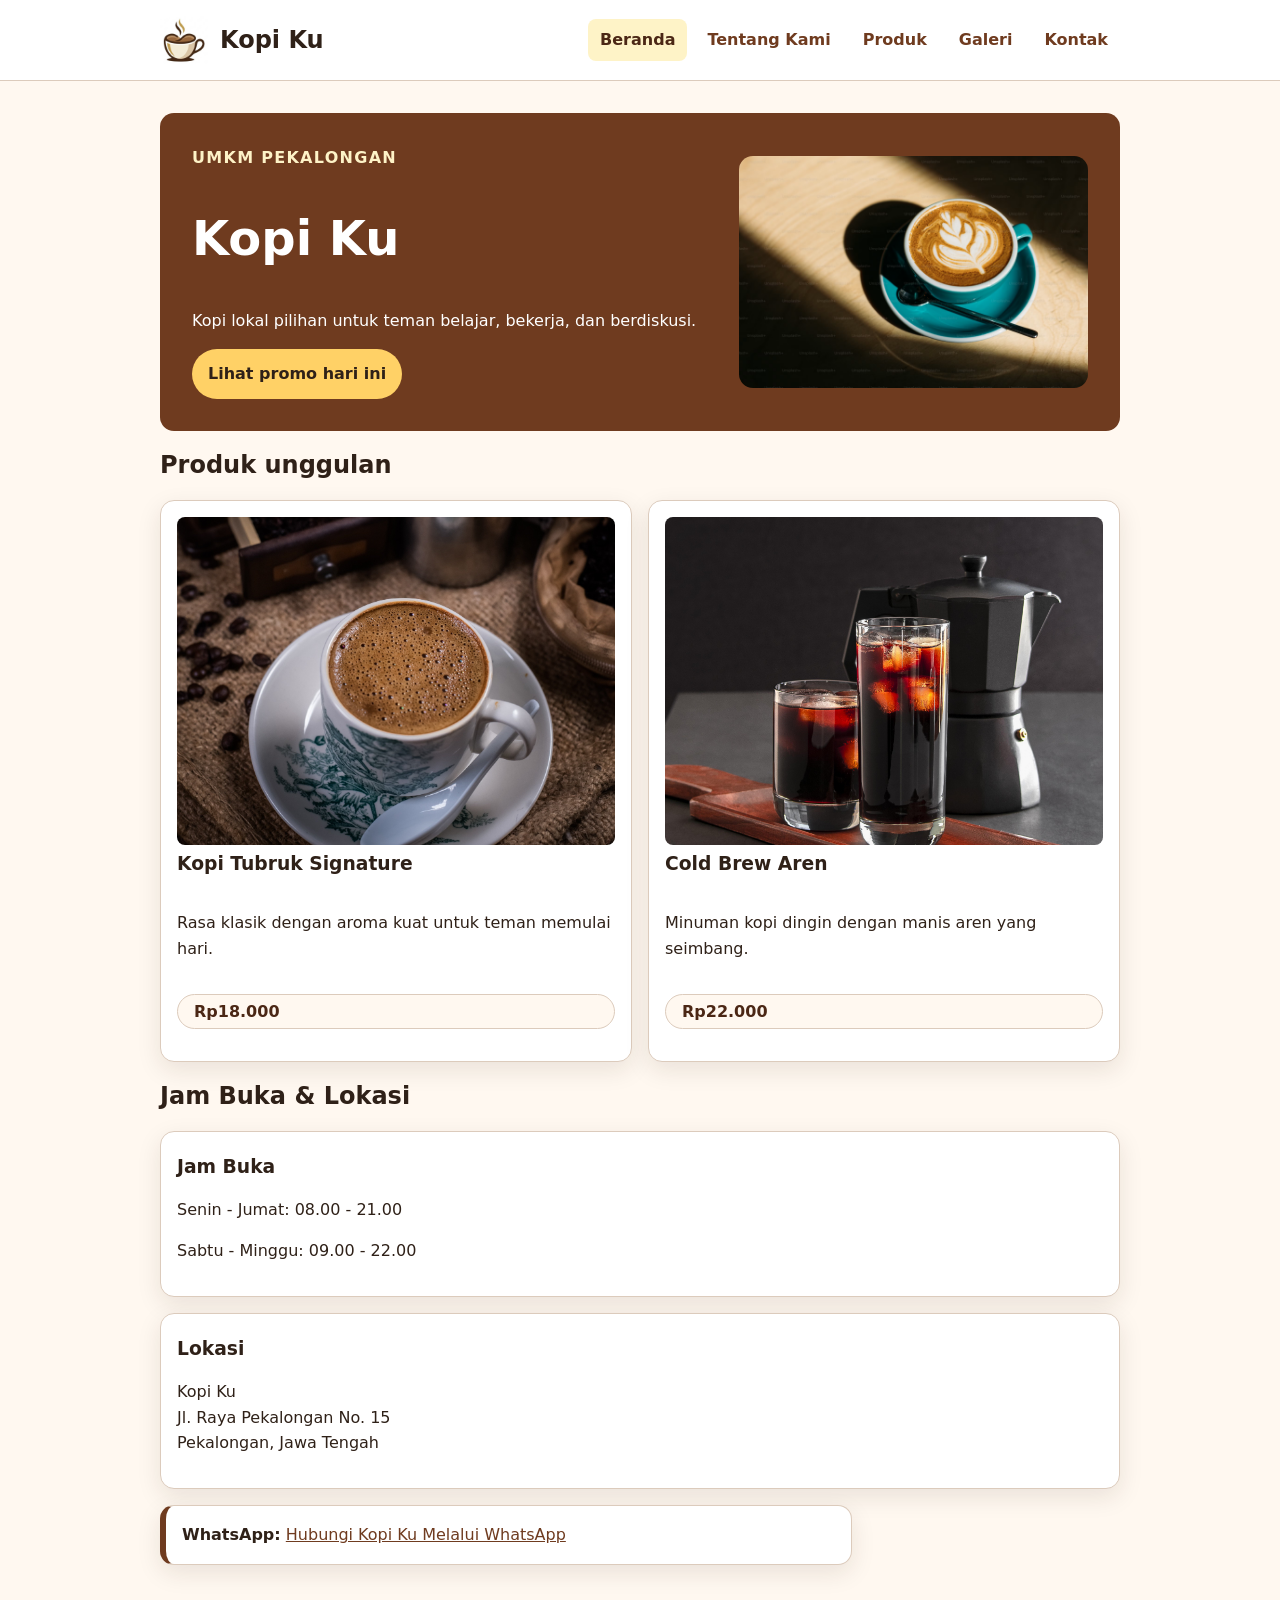
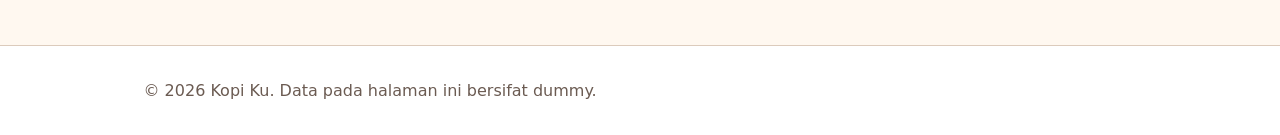
<file: index.html>
<!doctype html>
  <html lang="id">
  <head>
    <meta charset="UTF-8">
    <meta name="viewport" content="width=device-width, initial-scale=1.0">
    <title>Kopi Ku - Website UMKM</title>
    <link rel="stylesheet" href="css/style.css">
    <link rel="icon" type="image/png" href="assets/images/favicon.png" />
    <script src="js/app.js" defer></script>
  </head>
  <body>
    <a class="skip-link" href="#konten">Lewati ke konten utama</a>
    <header class="site-header">
      <nav class="nav" aria-label="Navigasi utama">
        <a class="brand" href="index.html">
          <img class="brand-logo" src="assets/images/logo.png" width="40" height="40" alt="" />
          <span>Kopi Ku</span>
        </a>

        <label class="nav-toggle">
          <input class="nav-check" type="checkbox" aria-label="Buka atau tutup menu navigasi" aria-controls="nav-menu" />
          <span class="nav-toggle-bar"></span>
          <span class="nav-toggle-bar"></span>
          <span class="nav-toggle-bar"></span>
        </label>

        <ul id="nav-menu">
          <li><a aria-current="page" href="index.html">Beranda</a></li>
          <li><a href="tentang.html">Tentang Kami</a></li>
          <li><a href="produk.html">Produk</a></li>
          <li><a href="galeri.html">Galeri</a></li>
          <li><a href="kontak.html">Kontak</a></li>

        </ul>
      </nav>
    </header>

    <main id="konten" class="page">
      <section class="hero" aria-labelledby="hero-title">
        <div class="hero-content">
          <p class="eyebrow">UMKM Pekalongan</p>
          <h1 id="hero-title">Kopi Ku</h1>
          <p>Kopi lokal pilihan untuk teman belajar, bekerja, dan berdiskusi.</p>
          <button id="promoButton" type="button">Lihat promo hari ini</button>
        </div>
        <img class="hero-image" src="assets/images/latte.avif" width="640" height="360" alt="Segelas latte dengan latte art hati di meja kayu" />
      </section>

      <section aria-labelledby="produk-title">
        <h2 id="produk-title">Produk unggulan</h2>
        <div class="product-list">
          <article class="product-card">
            <img src="assets/images/kopitubruk.jpg" width="640" height="480" alt="Secangkir Kopi Tubruk Signature dengan buih kopi khas" loading="lazy" />
            <h3>Kopi Tubruk Signature</h3>
            <p>Rasa klasik dengan aroma kuat untuk teman memulai hari.</p>
            <p class="price">Rp18.000</p>
          </article>
          <article class="product-card">
            <img src="assets/images/coldbrew.jpg" width="640" height="480" alt="Cold Brew Aren dituang dengan susu di gelas kaca" loading="lazy" />
            <h3>Cold Brew Aren</h3>
            <p>Minuman kopi dingin dengan manis aren yang seimbang.</p>
            <p class="price">Rp22.000</p>
          </article>
        </div>
      </section>
      <section class="info" aria-labelledby="info-title">
        <h2 id="info-title">Jam Buka & Lokasi</h2>

        <div class="info-container">
          <div class="info-card">
            <h3>Jam Buka</h3>
            <p>Senin - Jumat: 08.00 - 21.00</p>
            <p>Sabtu - Minggu: 09.00 - 22.00</p>
          </div>

          <div class="info-card">
            <h3>Lokasi</h3>
            <p>
              Kopi Ku<br>
              Jl. Raya Pekalongan No. 15<br>
              Pekalongan, Jawa Tengah
            </p>
          </div>
        </div>
      </section>

      <p class="whatsapp-cta">
        <strong>WhatsApp:</strong>
        <a href="https://wa.me/6283114173805">
          Hubungi Kopi Ku Melalui WhatsApp
        </a>
      </p>
    </main>

    <footer class="site-footer">
      <p>&copy; 2026 Kopi Ku. Data pada halaman ini bersifat dummy.</p>
    </footer>

    <script src="js/script.js"></script>
  </body>
  </html>
</file>
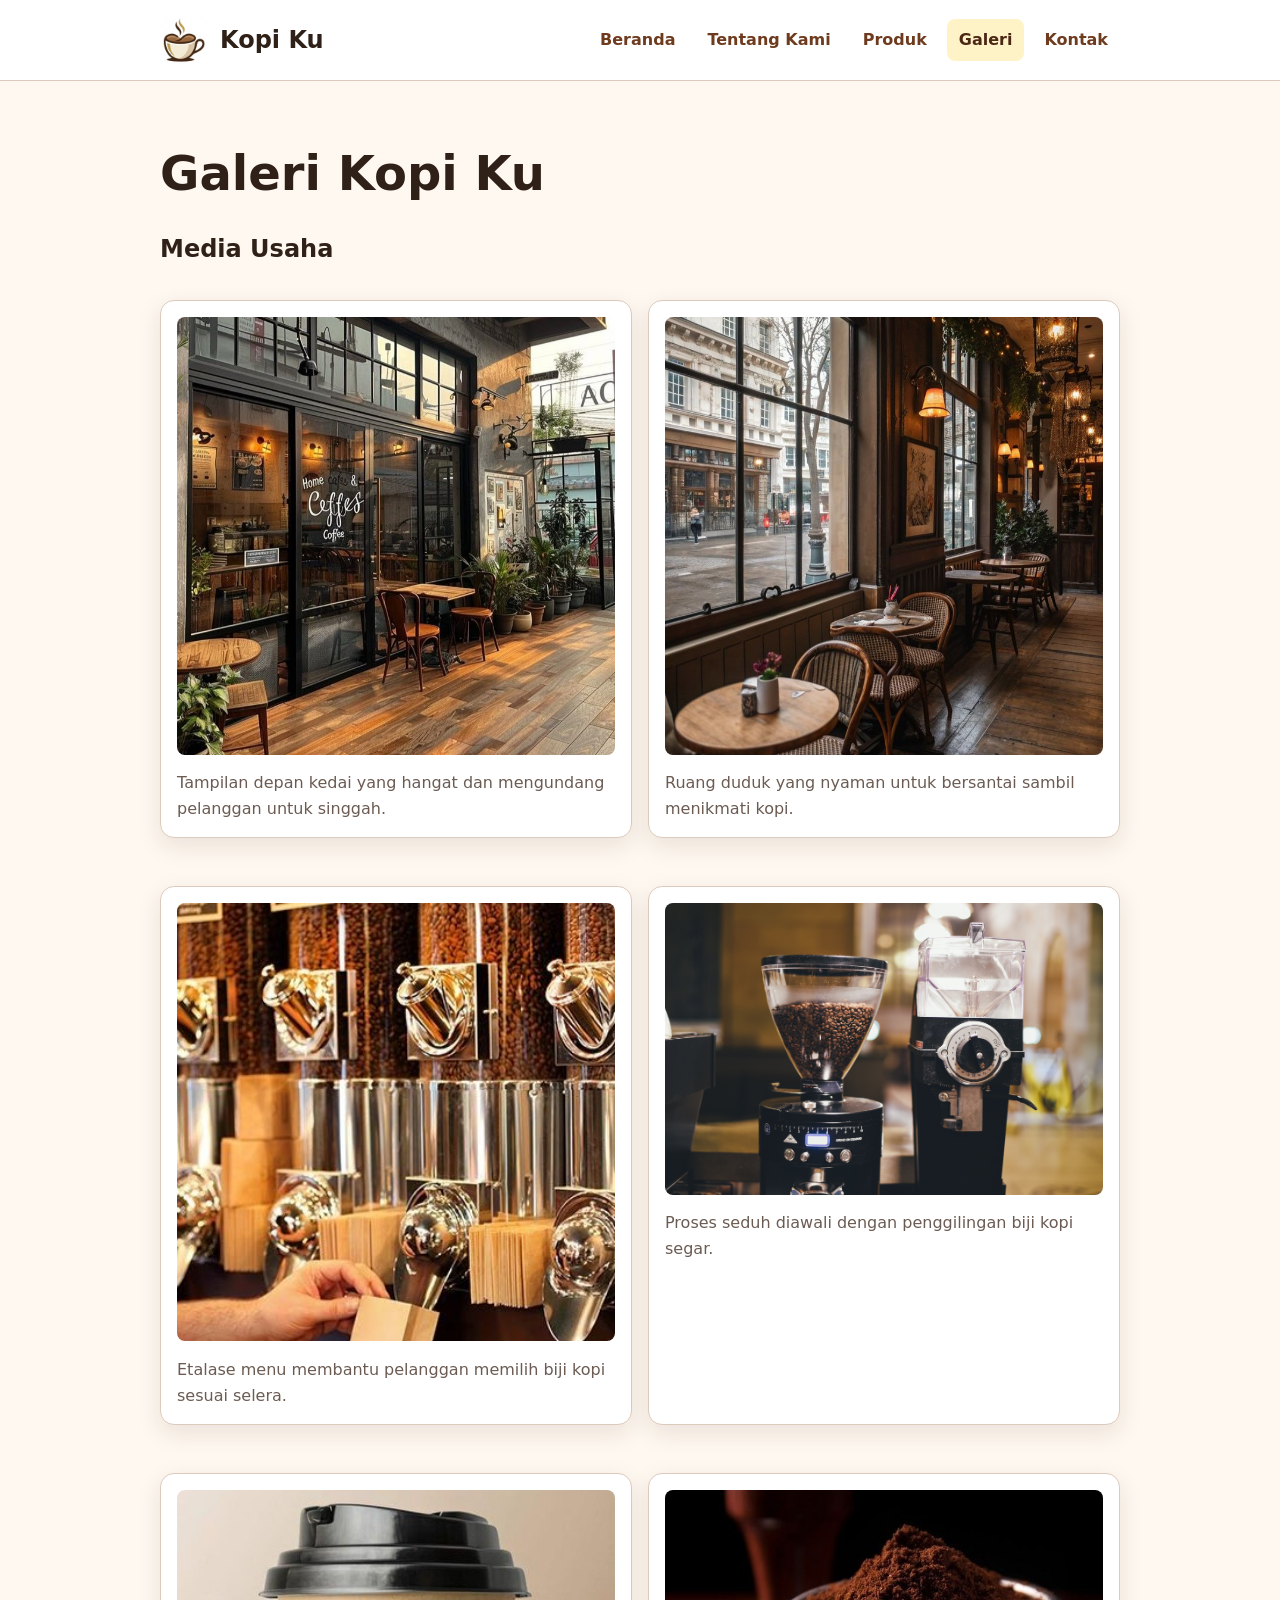
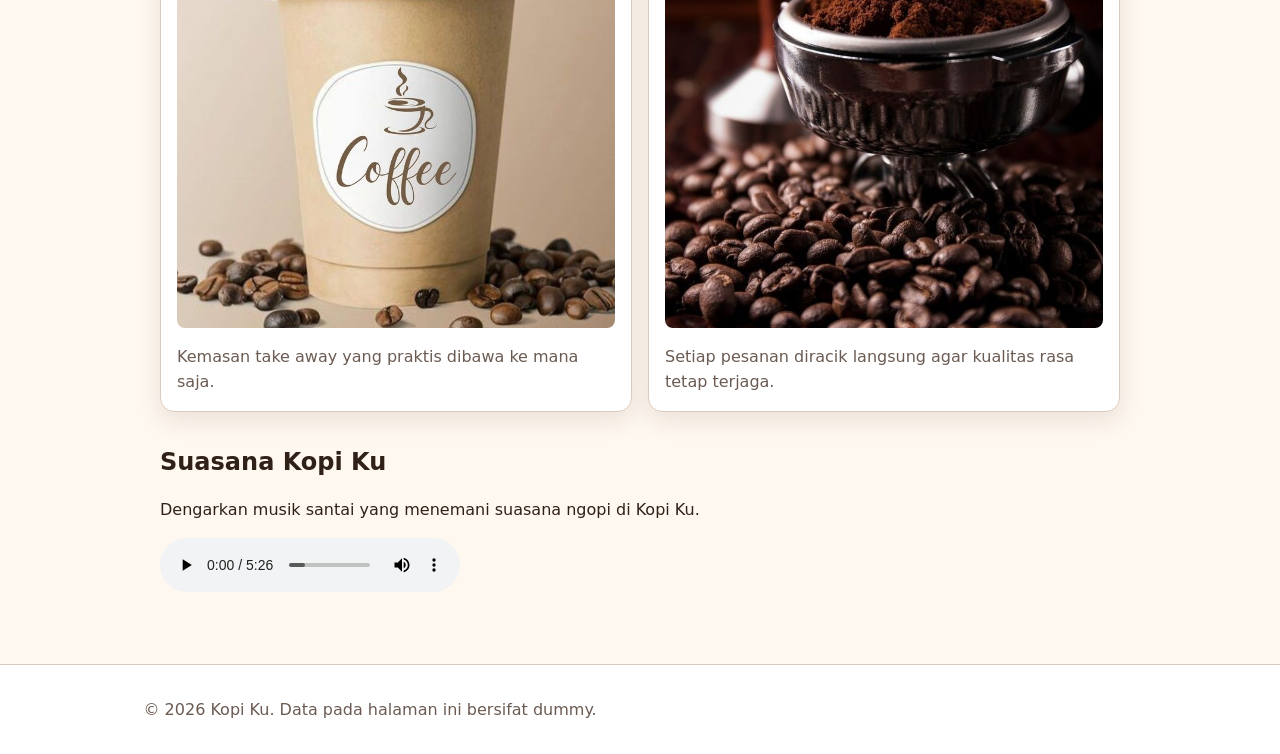
<file: galeri.html>
<!doctype html>
<html lang="id">
  <head>
    <meta charset="utf-8" />
    <meta name="viewport" content="width=device-width, initial-scale=1" />
    <title>Galeri Kopi Ku - Website UMKM</title>
    <link rel="stylesheet" href="css/style.css" />
    <link rel="icon" type="image/png" href="assets/images/favicon.png" />
    <script src="js/app.js" defer></script>
  </head>
  <body>
    <a class="skip-link" href="#konten">Lewati ke konten utama</a>
    <header class="site-header">
      <nav class="nav" aria-label="Navigasi utama">
        <a class="brand" href="index.html">
          <img class="brand-logo" src="assets/images/logo.png" width="40" height="40" alt="" />
          <span>Kopi Ku</span>
        </a>

        <label class="nav-toggle">
          <input class="nav-check" type="checkbox" aria-label="Buka atau tutup menu navigasi" aria-controls="nav-menu" />
          <span class="nav-toggle-bar"></span>
          <span class="nav-toggle-bar"></span>
          <span class="nav-toggle-bar"></span>
        </label>

        <ul id="nav-menu">
          <li><a href="index.html">Beranda</a></li>
          <li><a href="tentang.html">Tentang Kami</a></li>
          <li><a href="produk.html">Produk</a></li>
          <li><a aria-current="page" href="galeri.html">Galeri</a></li>
          <li><a href="kontak.html">Kontak</a></li>
        </ul>
      </nav>
    </header>
    <main id="konten" class="page">
      <h1>Galeri Kopi Ku</h1>
      <section aria-labelledby="media-title">
        <h2 id="media-title">Media Usaha</h2>
        <div class="gallery-grid">
          <figure class="media-card">
            <img src="assets/images/exterior.jpg" width="640" height="360" alt="Tampak depan kedai Kopi Ku dengan pencahayaan hangat" loading="lazy" />
            <figcaption>Tampilan depan kedai yang hangat dan mengundang pelanggan untuk singgah.</figcaption>
          </figure>
          <figure class="media-card">
            <img src="assets/images/interior.jpg" width="640" height="360" alt="Ruang duduk interior Kopi Ku dengan meja kayu dan lampu gantung" loading="lazy" />
            <figcaption>Ruang duduk yang nyaman untuk bersantai sambil menikmati kopi.</figcaption>
          </figure>
          <figure class="media-card">
            <img src="assets/images/etalase menu.jpg" width="640" height="360" alt="Etalase menu Kopi Ku menampilkan pilihan biji kopi dan harga" loading="lazy" />
            <figcaption>Etalase menu membantu pelanggan memilih biji kopi sesuai selera.</figcaption>
          </figure>
          <figure class="media-card">
            <img src="assets/images/proses seduh.jpg" width="640" height="360" alt="Proses penggilingan biji kopi menggunakan mesin grinder" loading="lazy" />
            <figcaption>Proses seduh diawali dengan penggilingan biji kopi segar.</figcaption>
          </figure>
          <figure class="media-card">
            <img src="assets/images/kemasan take away.jpg" width="640" height="360" alt="Gelas kemasan take away Kopi Ku" loading="lazy" />
            <figcaption>Kemasan take away yang praktis dibawa ke mana saja.</figcaption>
          </figure>
          <figure class="media-card">
            <img src="assets/images/racikan.jpg" width="640" height="360" alt="Gelas kemasan take away Kopi Ku" loading="lazy" />
            <figcaption>Setiap pesanan diracik langsung agar kualitas rasa tetap terjaga.</figcaption>
          </figure>
        </div>
      </section>
      <section aria-labelledby="audio-title">
        <h2 id="audio-title">Suasana Kopi Ku</h2>
        <p id="audio-note">Dengarkan musik santai yang menemani suasana ngopi di Kopi Ku.</p>
        <audio controls aria-describedby="audio-note" src="assets/audio/AkuMilikmu.mp3">
          Browser Anda tidak mendukung pemutar audio.
        </audio>
      </section>
    </main>
    <footer class="site-footer">
      <p>&copy; 2026 Kopi Ku. Data pada halaman ini bersifat dummy.</p>
    </footer>
  </body>
</html>
</file>
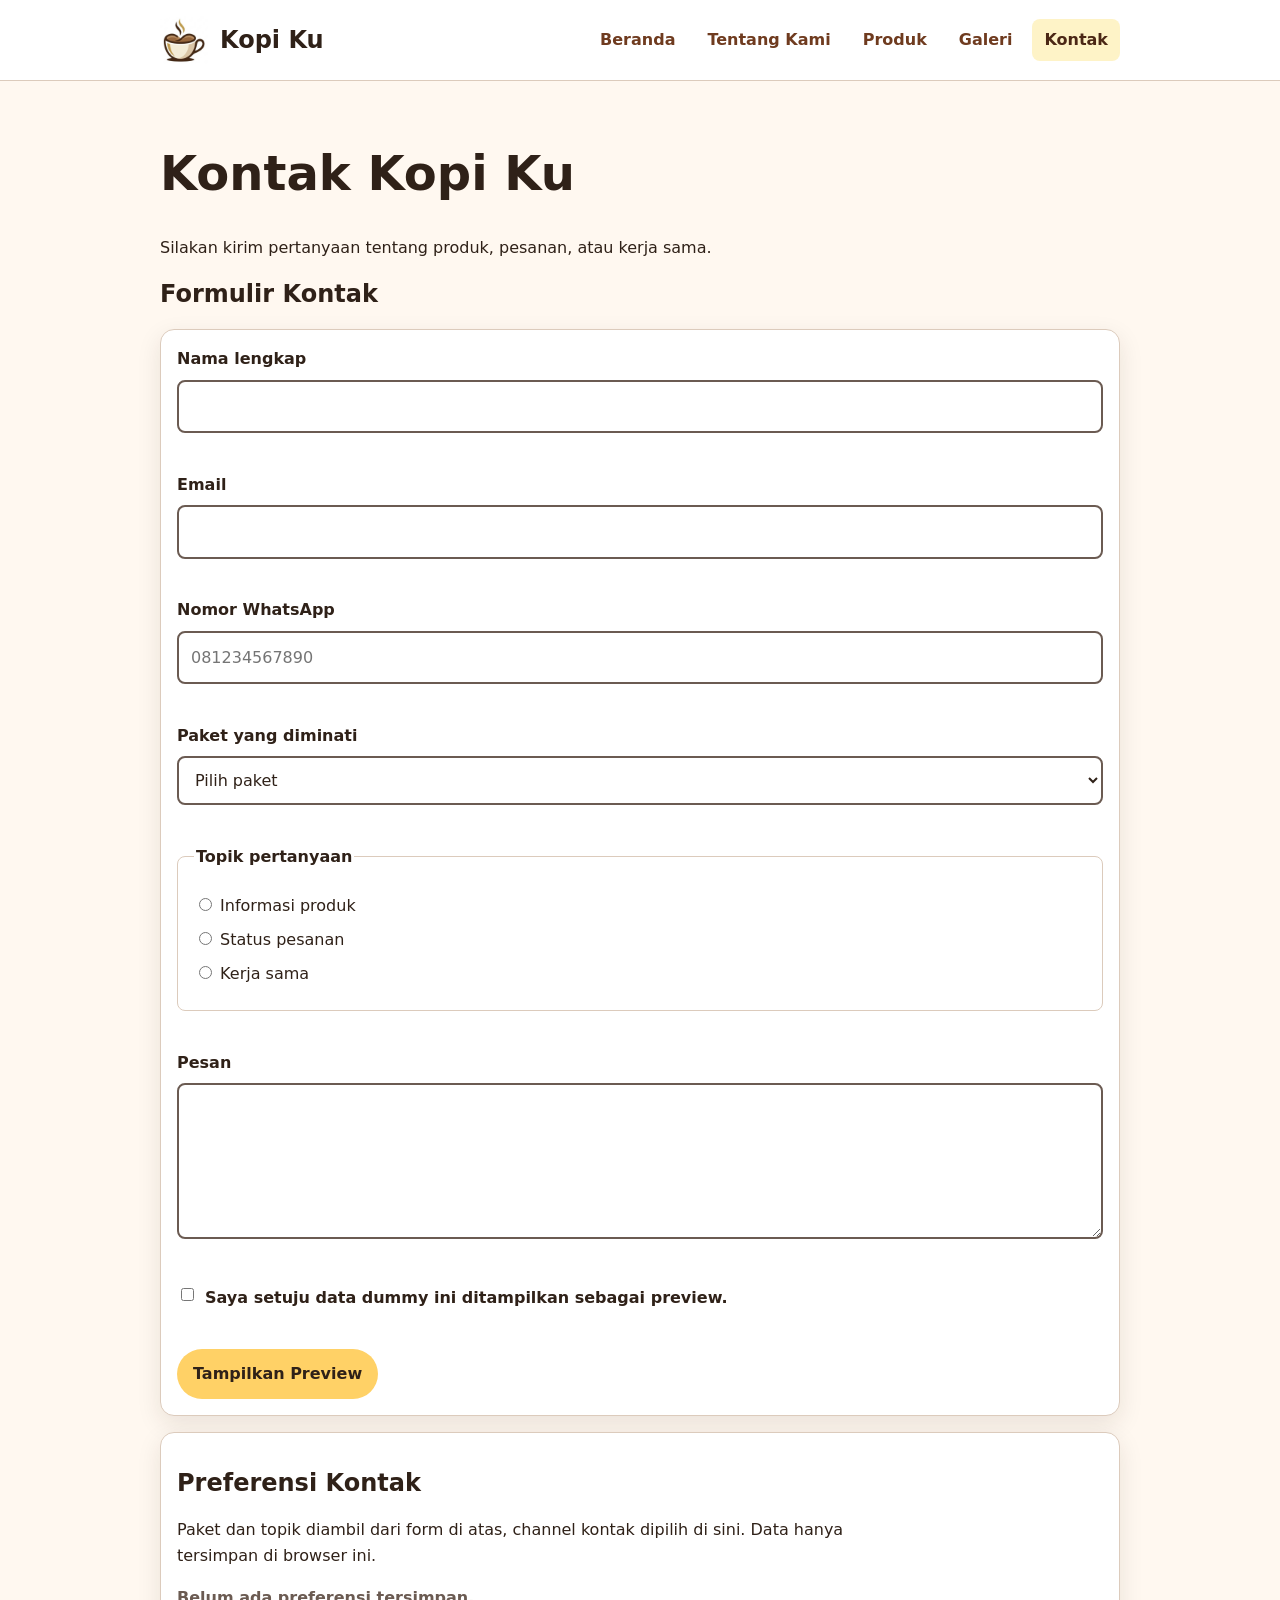
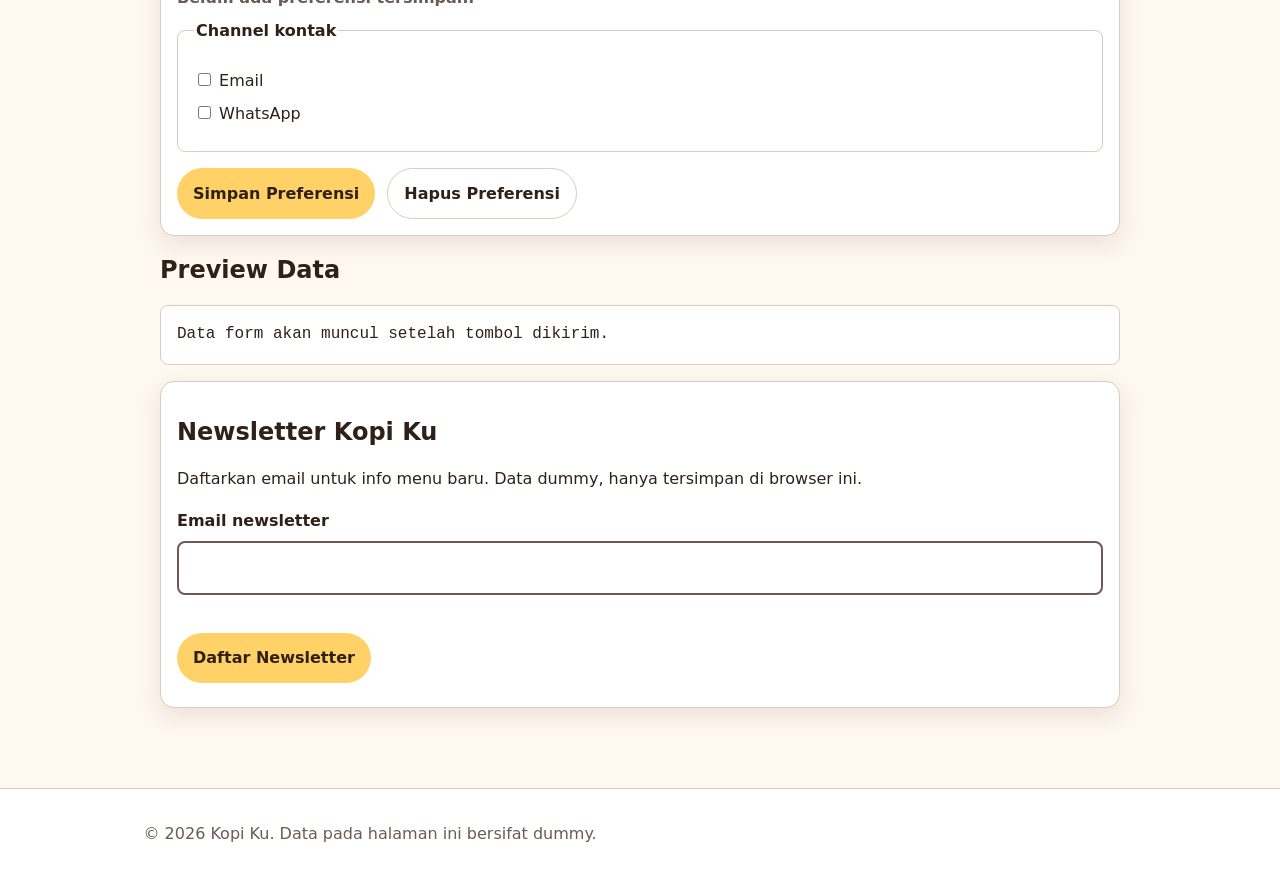
<file: kontak.html>
<!doctype html>
<html lang="id">
  <head>
    <meta charset="utf-8" />
    <meta name="viewport" content="width=device-width, initial-scale=1" />
    <title>Kontak Kopi Ku - Website UMKM</title>
    <link rel="stylesheet" href="css/style.css" />
    <link rel="icon" type="image/png" href="assets/images/favicon.png" />
    <script src="js/form.js" defer></script>
    <script src="js/newsletter.js" defer></script>
    <script src="js/app.js" defer></script>
  </head>
  <body>
    <a class="skip-link" href="#konten">Lewati ke konten utama</a>
    <header class="site-header">
      <nav class="nav" aria-label="Navigasi utama">
        <a class="brand" href="index.html">
          <img class="brand-logo" src="assets/images/logo.png" width="40" height="40" alt="" />
          <span>Kopi Ku</span>
        </a>

        <label class="nav-toggle">
          <input class="nav-check" type="checkbox" aria-label="Buka atau tutup menu navigasi" aria-controls="nav-menu" />
          <span class="nav-toggle-bar"></span>
          <span class="nav-toggle-bar"></span>
          <span class="nav-toggle-bar"></span>
        </label>

        <ul id="nav-menu">
          <li><a href="index.html">Beranda</a></li>
          <li><a href="tentang.html">Tentang Kami</a></li>
          <li><a href="produk.html">Produk</a></li>
          <li><a href="galeri.html">Galeri</a></li>
          <li><a aria-current="page" href="kontak.html">Kontak</a></li>
        </ul>
      </nav>
    </header>

    <main id="konten" class="page">
      <h1>Kontak Kopi Ku</h1>
      <p>Silakan kirim pertanyaan tentang produk, pesanan, atau kerja sama.</p>

      <section aria-labelledby="form-title">
        <h2 id="form-title">Formulir Kontak</h2>
        <form id="form-kontak" class="form-card" action="#" method="post" novalidate>
          <div class="field">
            <label for="nama">Nama lengkap</label>
            <input
              id="nama"
              name="nama"
              type="text"
              autocomplete="name"
              required
              minlength="3"
              aria-describedby="nama-error"
            />
            <p id="nama-error" class="field-error" aria-live="polite"></p>
          </div>

          <div class="field">
            <label for="email">Email</label>
            <input
              id="email"
              name="email"
              type="email"
              autocomplete="email"
              required
              aria-describedby="email-error"
            />
            <p id="email-error" class="field-error" aria-live="polite"></p>
          </div>

          <div class="field">
            <label for="wa">Nomor WhatsApp</label>
            <input
              id="wa"
              name="wa"
              type="tel"
              autocomplete="tel"
              inputmode="numeric"
              pattern="08[0-9]{8,11}"
              placeholder="081234567890"
              required
              aria-describedby="wa-error"
            />
            <p id="wa-error" class="field-error" aria-live="polite"></p>
          </div>

          <div class="field">
            <label for="paket">Paket yang diminati</label>
            <select id="paket" name="paket" required aria-describedby="paket-error">
              <option value="">Pilih paket</option>
              <option value="rumahan">Paket rumahan</option>
              <option value="kantor">Paket kantor</option>
              <option value="reseller">Paket reseller</option>
            </select>
            <p id="paket-error" class="field-error" aria-live="polite"></p>
          </div>

          <fieldset id="topik-group" aria-describedby="topik-error">
            <legend>Topik pertanyaan</legend>
            <label><input type="radio" name="topik" value="produk" required /> Informasi produk</label>
            <label><input type="radio" name="topik" value="pesanan" /> Status pesanan</label>
            <label><input type="radio" name="topik" value="kerja-sama" /> Kerja sama</label>
          </fieldset>
          <p id="topik-error" class="field-error" aria-live="polite"></p>

          <div class="field">
            <label for="pesan">Pesan</label>
            <textarea
              id="pesan"
              name="pesan"
              rows="5"
              required
              minlength="20"
              aria-describedby="pesan-error"
            ></textarea>
            <p id="pesan-error" class="field-error" aria-live="polite"></p>
          </div>

          <div class="check-field">
            <label for="setuju">
              <input id="setuju" name="setuju" type="checkbox" required aria-describedby="setuju-error" />
              Saya setuju data dummy ini ditampilkan sebagai preview.
            </label>
            <p id="setuju-error" class="field-error" aria-live="polite"></p>
          </div>

          <p id="form-feedback" class="form-feedback" aria-live="polite"></p>
          <button type="submit">Tampilkan Preview</button>
        </form>
      </section>

      <section class="panel" aria-labelledby="preferensi-title">
        <h2 id="preferensi-title">Preferensi Kontak</h2>
        <p>Paket dan topik diambil dari form di atas, channel kontak dipilih di sini. Data hanya tersimpan di browser ini.</p>
        <p id="status-preferensi" class="preferensi-status" aria-live="polite">Preferensi belum dimuat.</p>

        <fieldset>
          <legend>Channel kontak</legend>
          <label><input type="checkbox" value="email" data-channel /> Email</label>
          <label><input type="checkbox" value="whatsapp" data-channel /> WhatsApp</label>
        </fieldset>

        <div class="actions">
          <button type="button" id="simpan-preferensi">Simpan Preferensi</button>
          <button type="button" id="hapus-preferensi" class="secondary-button">Hapus Preferensi</button>
        </div>
      </section>

      <section aria-labelledby="preview-title">
        <h2 id="preview-title">Preview Data</h2>
        <pre id="preview-form" aria-live="polite">Data form akan muncul setelah tombol dikirim.</pre>
      </section>

      <section class="panel" aria-labelledby="newsletter-title">
        <h2 id="newsletter-title">Newsletter Kopi Ku</h2>
        <p>Daftarkan email untuk info menu baru. Data dummy, hanya tersimpan di browser ini.</p>
        <form id="form-newsletter" novalidate>
          <div class="field">
            <label for="newsletter-email">Email newsletter</label>
            <input
              id="newsletter-email"
              name="newsletter-email"
              type="email"
              autocomplete="email"
              required
              aria-describedby="newsletter-error"
            />
            <p id="newsletter-error" class="field-error" aria-live="polite"></p>
          </div>
          <button type="submit">Daftar Newsletter</button>
          <p id="newsletter-status" class="preferensi-status" aria-live="polite"></p>
        </form>
      </section>
    </main>

    <footer class="site-footer">
      <p>&copy; 2026 Kopi Ku. Data pada halaman ini bersifat dummy.</p>
    </footer>
  </body>
</html>
</file>
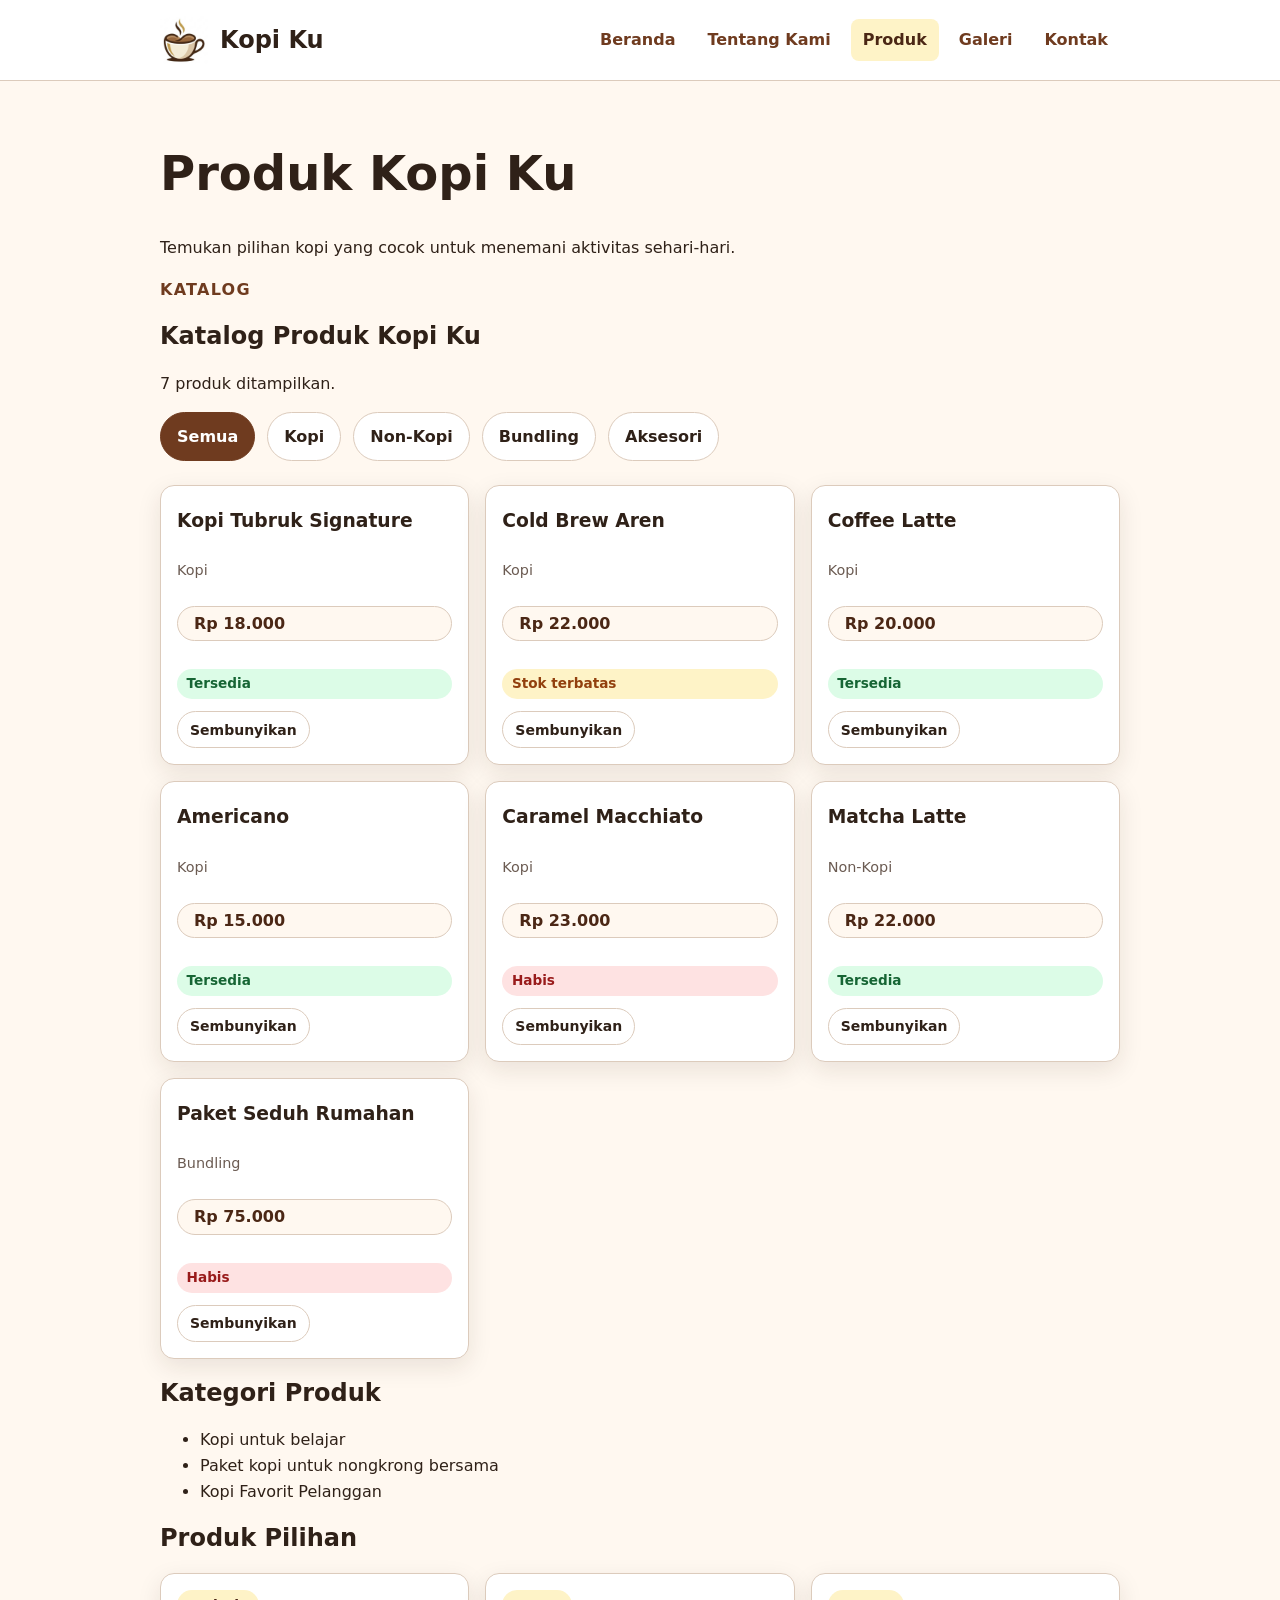
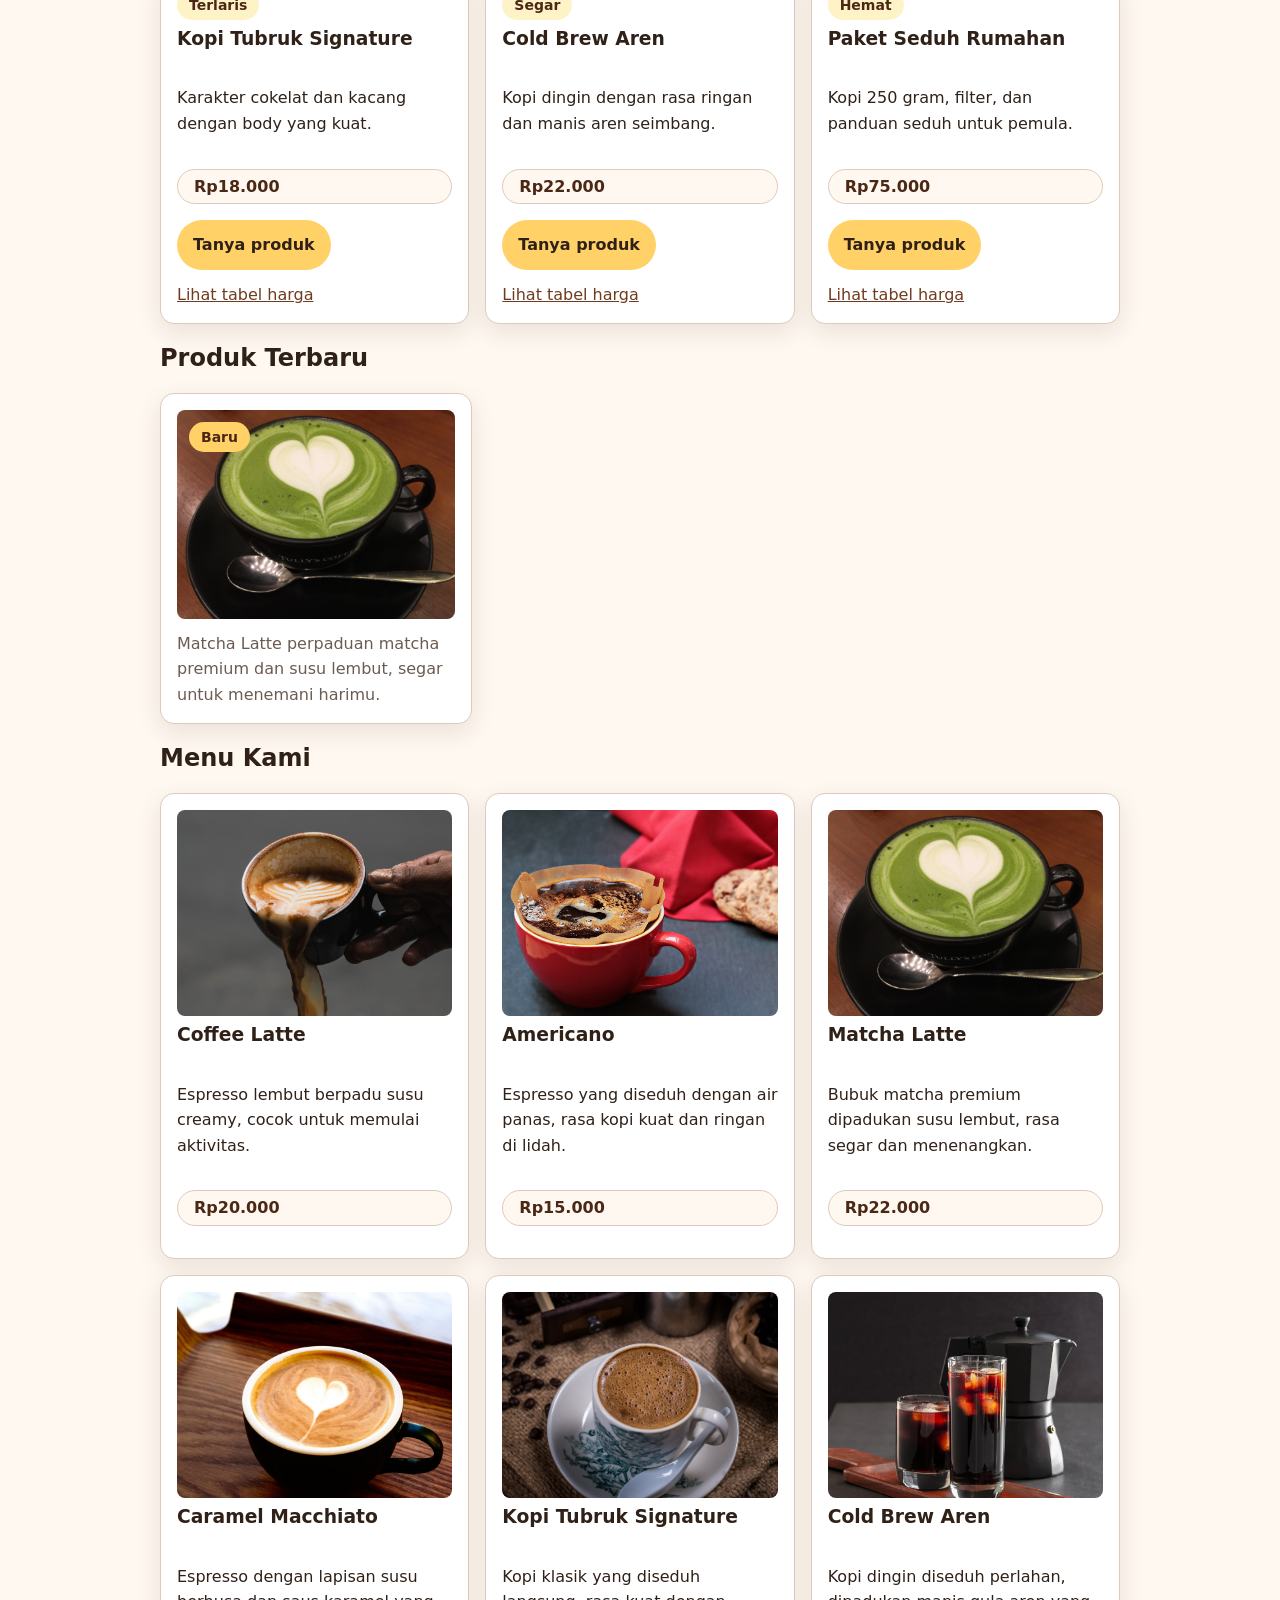
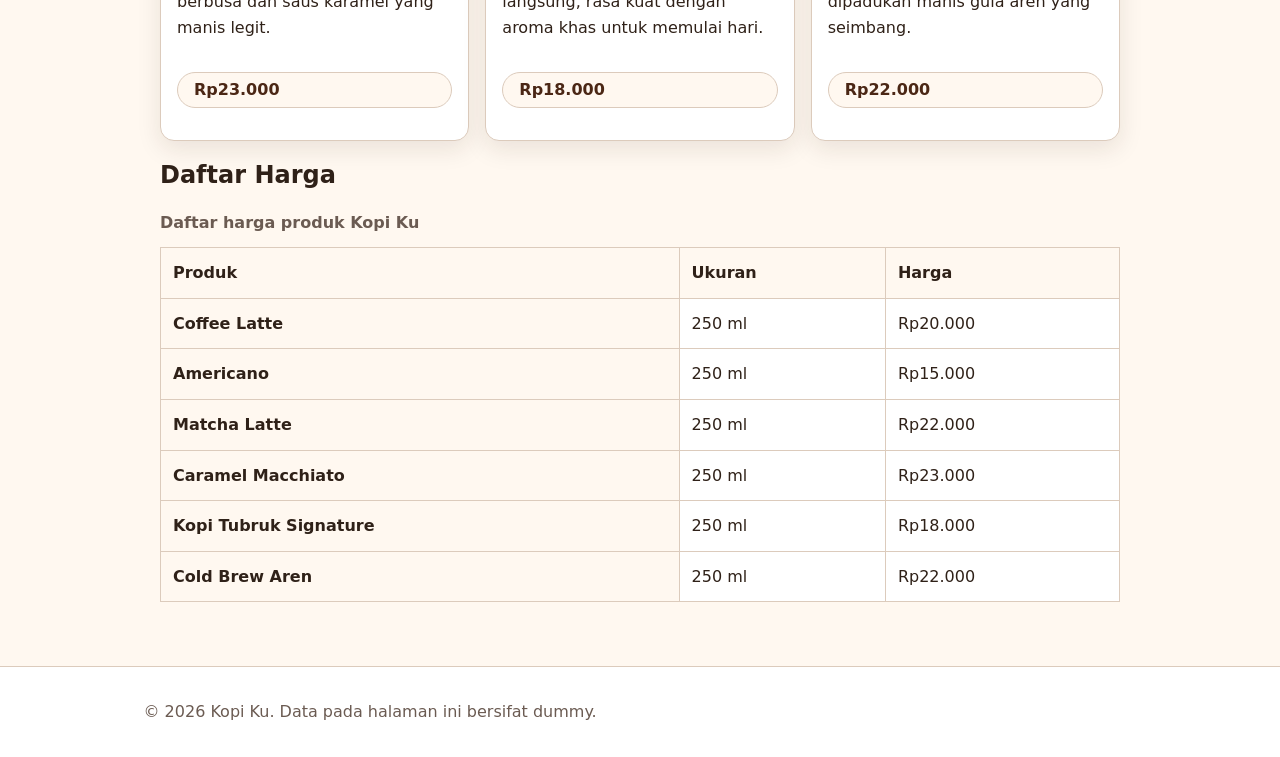
<file: produk.html>
<!doctype html>
<html lang="id">
  <head>
    <meta charset="utf-8" />
    <meta name="viewport" content="width=device-width, initial-scale=1" />
    <title>Produk Kopi Ku - Website UMKM</title>
    <link rel="stylesheet" href="css/style.css" />
    <link rel="icon" type="image/png" href="assets/images/favicon.png" />
    <script src="js/app.js" defer></script>
  </head>
  <body>
    <a class="skip-link" href="#konten">Lewati ke konten utama</a>
    <header class="site-header">
      <nav class="nav" aria-label="Navigasi utama">
        <a class="brand" href="index.html">
          <img class="brand-logo" src="assets/images/logo.png" width="40" height="40" alt="" />
          <span>Kopi Ku</span>
        </a>

        <label class="nav-toggle">
          <input class="nav-check" type="checkbox" aria-label="Buka atau tutup menu navigasi" aria-controls="nav-menu" />
          <span class="nav-toggle-bar"></span>
          <span class="nav-toggle-bar"></span>
          <span class="nav-toggle-bar"></span>
        </label>

        <ul id="nav-menu">
          <li><a href="index.html">Beranda</a></li>
          <li><a href="tentang.html">Tentang Kami</a></li>
          <li><a aria-current="page" href="produk.html">Produk</a></li>
          <li><a href="galeri.html">Galeri</a></li>
          <li><a href="kontak.html">Kontak</a></li>

        </ul>
      </nav>
    </header>

    <main id="konten" class="page">
      <h1>Produk Kopi Ku</h1>
      <p>Temukan pilihan kopi yang cocok untuk menemani aktivitas sehari-hari.</p>

      <section class="product-section" aria-labelledby="produk-title">
        <div class="section-heading">
          <p class="eyebrow">Katalog</p>
          <h2 id="produk-title">Katalog Produk Kopi Ku</h2>
          <p id="produk-status" class="produk-status">Produk belum dimuat.</p>
        </div>

        <div class="filter-bar" role="group" aria-label="Filter kategori produk">
          <button type="button" class="filter-button is-active" data-filter="Semua">Semua</button>
          <button type="button" class="filter-button" data-filter="Kopi">Kopi</button>
          <button type="button" class="filter-button" data-filter="Non-Kopi">Non-Kopi</button>
          <button type="button" class="filter-button" data-filter="Bundling">Bundling</button>
          <button type="button" class="filter-button" data-filter="Aksesori">Aksesori</button>
        </div>

        <div id="produk-grid" class="product-grid" aria-live="polite"></div>
      </section>

      <section aria-labelledby="kategori-title">
        <h2 id="kategori-title">Kategori Produk</h2>
        <ul>
          <li>Kopi untuk belajar</li>
          <li>Paket kopi untuk nongkrong bersama</li>
          <li>Kopi Favorit Pelanggan</li>
        </ul>
      </section>

      <section aria-labelledby="produk-pilihan-title">
        <h2 id="produk-pilihan-title">Produk Pilihan</h2>
        <div class="product-grid">
        <article class="product-card">
          <span class="product-badge">Terlaris</span>
          <h3>Kopi Tubruk Signature</h3>
          <p>Karakter cokelat dan kacang dengan body yang kuat.</p>
          <p class="price">Rp18.000</p>
          <div class="card-actions">
            <a class="button" href="kontak.html">Tanya produk</a>
            <a href="#harga-title">Lihat tabel harga</a>
          </div>
        </article>

        <article class="product-card">
          <span class="product-badge">Segar</span>
          <h3>Cold Brew Aren</h3>
          <p>Kopi dingin dengan rasa ringan dan manis aren seimbang.</p>
          <p class="price">Rp22.000</p>
          <div class="card-actions">
            <a class="button" href="kontak.html">Tanya produk</a>
            <a href="#harga-title">Lihat tabel harga</a>
          </div>
        </article>
        
        <article class="product-card">
          <span class="product-badge">Hemat</span>
          <h3>Paket Seduh Rumahan</h3>
          <p>Kopi 250 gram, filter, dan panduan seduh untuk pemula.</p>
          <p class="price">Rp75.000</p>
          <div class="card-actions">
            <a class="button" href="kontak.html">Tanya produk</a>
            <a href="#harga-title">Lihat tabel harga</a>
          </div>
        </article>
        </div>
      </section>

      <section aria-labelledby="terbaru-title">
        <h2 id="terbaru-title">Produk Terbaru</h2>
        <figure class="product-new">
          <span class="product-badge product-badge-overlay">Baru</span>
          <img src="assets/images/matchalatte.jpg" width="640" height="480" alt="Segelas Matcha Latte dengan latte art hati" loading="lazy" />
          <figcaption>Matcha Latte perpaduan matcha premium dan susu lembut, segar untuk menemani harimu.</figcaption>
        </figure>
      </section>

      <section aria-labelledby="menu-title">
        <h2 id="menu-title">Menu Kami</h2>
        <div class="product-grid">
          <article class="product-card">
            <img src="assets/images/cofe-latte.jpg" width="640" height="480" alt="Secangkir Coffee Latte dengan latte art hati" loading="lazy" />
            <h3>Coffee Latte</h3>
            <p>Espresso lembut berpadu susu creamy, cocok untuk memulai aktivitas.</p>
            <p class="price">Rp20.000</p>
          </article>
          <article class="product-card">
            <img src="assets/images/americano.jpg" width="640" height="480" alt="Secangkir Americano hasil seduhan pour-over" loading="lazy" />
            <h3>Americano</h3>
            <p>Espresso yang diseduh dengan air panas, rasa kopi kuat dan ringan di lidah.</p>
            <p class="price">Rp15.000</p>
          </article>
          <article class="product-card">
            <img src="assets/images/matchalatte.jpg" width="640" height="480" alt="Segelas Matcha Latte dengan latte art hati" loading="lazy" />
            <h3>Matcha Latte</h3>
            <p>Bubuk matcha premium dipadukan susu lembut, rasa segar dan menenangkan.</p>
            <p class="price">Rp22.000</p>
          </article>
          <article class="product-card">
            <img src="assets/images/caramel.jpg" width="640" height="480" alt="Caramel Macchiato dengan lelehan karamel" loading="lazy" />
            <h3>Caramel Macchiato</h3>
            <p>Espresso dengan lapisan susu berbusa dan saus karamel yang manis legit.</p>
            <p class="price">Rp23.000</p>
          </article>
          <article class="product-card">
            <img src="assets/images/kopitubruk.jpg" width="640" height="480" alt="Secangkir Kopi Tubruk Signature dengan buih kopi khas" loading="lazy" />
            <h3>Kopi Tubruk Signature</h3>
            <p>Kopi klasik yang diseduh langsung, rasa kuat dengan aroma khas untuk memulai hari.</p>
            <p class="price">Rp18.000</p>
          </article>
          <article class="product-card">
            <img src="assets/images/coldbrew.jpg" width="640" height="480" alt="Cold Brew Aren dituang dengan susu di gelas kaca" loading="lazy" />
            <h3>Cold Brew Aren</h3>
            <p>Kopi dingin diseduh perlahan, dipadukan manis gula aren yang seimbang.</p>
            <p class="price">Rp22.000</p>
          </article>
        </div>
      </section>

      <section aria-labelledby="harga-title">
        <h2 id="harga-title">Daftar Harga</h2>
        <div class="table-scroll" role="region" aria-labelledby="daftar-harga-caption" tabindex="0">
        <table>
          <caption id="daftar-harga-caption">Daftar harga produk Kopi Ku</caption>
          <thead>
            <tr>
              <th scope="col">Produk</th>
              <th scope="col">Ukuran</th>
              <th scope="col">Harga</th>
            </tr>
          </thead>
          <tbody>
            <tr>
              <th scope="row">Coffee Latte</th>
              <td>250 ml</td>
              <td>Rp20.000</td>
            </tr>
            <tr>
              <th scope="row">Americano</th>
              <td>250 ml</td>
              <td>Rp15.000</td>
            </tr>
            <tr>
              <th scope="row">Matcha Latte</th>
              <td>250 ml</td>
              <td>Rp22.000</td>
            </tr>
            <tr>
              <th scope="row">Caramel Macchiato</th>
              <td>250 ml</td>
              <td>Rp23.000</td>
            </tr>
            <tr>
              <th scope="row">Kopi Tubruk Signature</th>
              <td>250 ml</td>
              <td>Rp18.000</td>
            </tr>
            <tr>
              <th scope="row">Cold Brew Aren</th>
              <td>250 ml</td>
              <td>Rp22.000</td>
            </tr>
          </tbody>
        </table>
        </div>
      </section>
    </main>

    <footer class="site-footer">
      <p>&copy; 2026 Kopi Ku. Data pada halaman ini bersifat dummy.</p>
    </footer>
  </body>
</html>
</file>
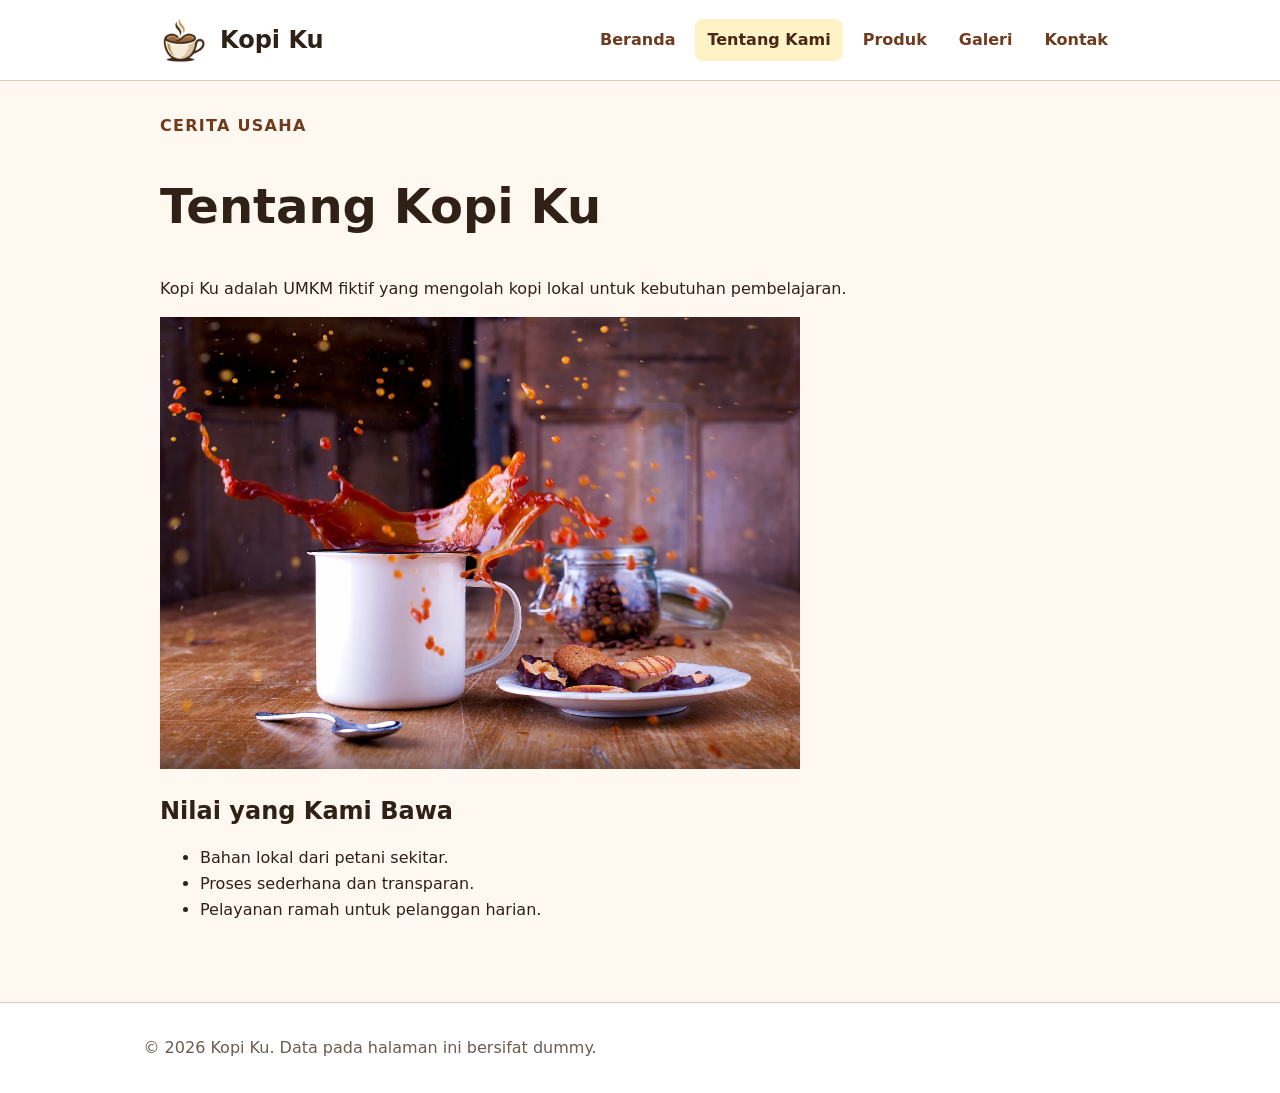
<file: tentang.html>
<!doctype html>
<html lang="id">
  <head>
    <meta charset="utf-8" />
    <meta name="viewport" content="width=device-width, initial-scale=1" />
    <title>Tentang Kopi Ku - Website UMKM</title>
    <link rel="stylesheet" href="css/style.css" />
    <link rel="icon" type="image/png" href="assets/images/favicon.png" />
    <script src="js/app.js" defer></script>
  </head>
  <body>
    <a class="skip-link" href="#konten">Lewati ke konten utama</a>
    <header class="site-header">
      <nav class="nav" aria-label="Navigasi utama">
        <a class="brand" href="index.html">
          <img class="brand-logo" src="assets/images/logo.png" width="40" height="40" alt="" />
          <span>Kopi Ku</span>
        </a>

        <label class="nav-toggle">
          <input class="nav-check" type="checkbox" aria-label="Buka atau tutup menu navigasi" aria-controls="nav-menu" />
          <span class="nav-toggle-bar"></span>
          <span class="nav-toggle-bar"></span>
          <span class="nav-toggle-bar"></span>
        </label>

        <ul id="nav-menu">
          <li><a href="index.html">Beranda</a></li>
          <li><a aria-current="page" href="tentang.html">Tentang Kami</a></li>
          <li><a href="produk.html">Produk</a></li>
          <li><a href="galeri.html">Galeri</a></li>
          <li><a href="kontak.html">Kontak</a></li>

        </ul>
      </nav>
    </header>
    <main id="konten" class="page">
      <section aria-labelledby="tentang-title">
        <p class="eyebrow">Cerita Usaha</p>
        <h1 id="tentang-title">Tentang Kopi Ku</h1>
        <p>Kopi Ku adalah UMKM fiktif yang mengolah kopi lokal untuk kebutuhan pembelajaran.</p>
        <img src="assets/images/seduh.jpg" width="640" height="360" alt="Proses seduh kopi di kedai Kopi Ku" loading="lazy" />
      </section>
      <section aria-labelledby="nilai-title">
        <h2 id="nilai-title">Nilai yang Kami Bawa</h2>
        <ul>
          <li>Bahan lokal dari petani sekitar.</li>
          <li>Proses sederhana dan transparan.</li>
          <li>Pelayanan ramah untuk pelanggan harian.</li>
        </ul>
      </section>
    </main>
    <footer class="site-footer">
      <p>&copy; 2026 Kopi Ku. Data pada halaman ini bersifat dummy.</p>
    </footer>
  </body>
</html>
</file>
<file: css/style.css>
:root {
  --color-primary: #6f3b1f;
  --color-primary-strong: #4b2715;
  --color-on-primary: #ffffff;
  --color-text: #2f2118;
  --color-muted: #6b5b52;
  --color-surface: #ffffff;
  --color-surface-soft: #fff8f0;
  --color-border: #dccbbc;
  --color-focus: #1d4ed8;
  --color-accent: #ffd166;        
  --color-accent-strong: #ffc233; 
  --color-accent-soft: #fef3c7;   

  --space-1: 0.5rem;
  --space-2: 0.75rem;
  --space-3: 1rem;
  --space-4: 1.5rem;
  --space-5: 2rem;

  --radius-sm: 0.5rem;
  --radius-md: 0.875rem;
  --radius-pill: 999px;

  --shadow-card: 0 0.5rem 1.5rem rgb(47 33 24 / 0.1);
}

*,
*::before,
*::after {
  box-sizing: border-box;
}

html { color-scheme: light; }

body {
  margin: 0;
  color: var(--color-text);
  background: var(--color-surface-soft);
  font-family: system-ui, -apple-system, BlinkMacSystemFont, "Segoe UI", sans-serif;
  font-size: 1rem;
  line-height: 1.6;
}

img { max-width: 100%; height: auto; }
audio { max-width: 100%; }

a { color: var(--color-primary); }
a:hover { color: var(--color-primary-strong); }

:focus-visible {
  outline: 3px solid var(--color-focus);
  outline-offset: 3px;
}

.skip-link {
  position: absolute;
  top: -5rem;
  left: var(--space-3);
  padding: var(--space-2) var(--space-3);
  color: var(--color-on-primary);
  background: var(--color-text);
}
.skip-link:focus { top: var(--space-3); }

.site-header,
.site-footer {
  padding: var(--space-3) var(--space-4);
  background: var(--color-surface);
  border-bottom: 1px solid var(--color-border);
}

.site-footer {
  margin-top: var(--space-5);
  color: var(--color-muted);
  text-align: center;
  border-top: 1px solid var(--color-border);
  border-bottom: 0;
}

.nav,
.page {
  width: min(100% - 2rem, 60rem);
  margin-inline: auto;
}

.page { padding-block: var(--space-5); }

.brand {
  display: inline-block;
  margin-bottom: var(--space-2);
  color: var(--color-text);
  font-weight: 800;
  text-decoration: none;
}

.nav ul { padding: 0; margin: 0; list-style: none; }
.nav li { display: inline-block; margin: 0 var(--space-2) var(--space-1) 0; }

.nav a[aria-current="page"] {
  padding: var(--space-1) var(--space-2);
  color: var(--color-primary-strong);
  font-weight: 700;
  text-decoration: none;
  background: var(--color-accent-soft);
  border-radius: var(--radius-sm);
}

h1,
h2,
h3 { line-height: 1.2; text-wrap: balance; }

h1 { font-size: clamp(2rem, 6vw, 3rem); }

p,
li { max-width: 68ch; }

.eyebrow {
  margin: 0 0 var(--space-1);
  color: var(--color-primary);
  font-weight: 800;
  letter-spacing: 0.08em;
  text-transform: uppercase;
}

.price { color: var(--color-primary-strong); font-weight: 800; }

.hero {
  padding: var(--space-5);
  color: var(--color-on-primary);
  background: var(--color-primary);
  border-radius: var(--radius-md);
}
.hero .eyebrow { color: var(--color-accent-soft); }
.hero img { margin-top: var(--space-3); border-radius: var(--radius-sm); }

.button,
button {
  display: inline-block;
  padding: var(--space-2) var(--space-3);
  color: var(--color-text);
  font: inherit;
  font-weight: 700;
  text-decoration: none;
  cursor: pointer;
  background: var(--color-accent);
  border: 0;
  border-radius: var(--radius-pill);
}
.button:hover,
button:hover {
  color: var(--color-text);
  background: var(--color-accent-strong);
}

.product-card,
.info-card,
.media-card,
.product-new,
.form-card,
.whatsapp-cta {
  margin-block: var(--space-3);
  padding: var(--space-3);
  background: var(--color-surface);
  border: 1px solid var(--color-border);
  border-radius: var(--radius-md);
  box-shadow: var(--shadow-card);
}

.whatsapp-cta { border-left: 6px solid var(--color-primary); }

.product-card img,
.media-card img,
.product-new img { border-radius: var(--radius-sm); }

.product-card h3,
.info-card h3 { margin-top: var(--space-1); }

.product-card .price {
  display: inline-block;
  padding: 0.25rem var(--space-3);
  background: var(--color-surface-soft);
  border: 1px solid var(--color-border);
  border-radius: var(--radius-pill);
}

figure { margin: 0 0 var(--space-3); }
figcaption,
caption { color: var(--color-muted); }
figcaption { margin-top: var(--space-1); }

table {
  width: 100%;
  border-collapse: collapse;
  background: var(--color-surface);
}
caption { margin-bottom: var(--space-2); font-weight: 700; text-align: left; }
th,
td { padding: var(--space-2); text-align: left; border: 1px solid var(--color-border); }
th { background: var(--color-surface-soft); }

.field { margin-bottom: var(--space-3); }

.field label,
legend { display: block; margin-bottom: var(--space-1); font-weight: 700; }

.field input,
.field select,
.field textarea {
  width: 100%;
  padding: var(--space-2);
  color: inherit;
  font: inherit;
  background: var(--color-surface);
  border: 2px solid var(--color-muted);
  border-radius: var(--radius-sm);
}

input[type="radio"],
input[type="checkbox"] { width: auto; }

fieldset {
  margin: 0 0 var(--space-3);
  padding: var(--space-3);
  border: 1px solid var(--color-border);
  border-radius: var(--radius-sm);
}
fieldset label { display: block; margin-bottom: var(--space-1); }

#preview-form {
  padding: var(--space-3);
  white-space: pre-wrap;
  background: var(--color-surface);
  border: 1px solid var(--color-border);
  border-radius: var(--radius-sm);
}

.nav {
  display: flex;
  flex-direction: row;       
  flex-wrap: wrap;
  align-items: center;
  justify-content: space-between;
  gap: var(--space-2) var(--space-3);
}
.brand { margin-bottom: 0; flex: 0 0 auto; }

.brand {
  display: inline-flex;
  align-items: center;
  gap: var(--space-2);
}
.brand-logo {
  width: 2.5rem;
  height: 2.5rem;
  object-fit: contain;
}

.nav ul {
  display: none;               
  flex-direction: column;
  gap: 0;
  flex-wrap: wrap;
  width: 100%;
}
.nav:has(.nav-check:checked) ul { display: flex; }   
.nav li { margin: 0; max-width: none; }

.nav-toggle {
  margin-left: auto;        
  flex: 0 0 auto;
  position: relative;
  cursor: pointer;
  display: inline-flex;
  flex-direction: column;
  justify-content: center;
  gap: 5px;
  width: 2.75rem;
  height: 2.75rem;
  padding: 0 0.7rem;
  background: var(--color-primary-strong);
  border: 2px solid var(--color-border);
  border-radius: var(--radius-md);
}
.nav-toggle:hover { background: var(--color-primary); }
.nav-check {
  position: absolute;
  inset: 0;
  width: 100%;
  height: 100%;
  margin: 0;
  opacity: 0;
  cursor: pointer;
}
.nav-toggle:has(.nav-check:focus-visible) {
  outline: 3px solid var(--color-focus);
  outline-offset: 3px;
}

.nav-toggle-bar {
  display: block;
  height: 3px;
  background: var(--color-accent-soft);
  border-radius: 2px;
  transition: transform 0.25s ease, opacity 0.2s ease;
}

.nav-toggle:has(.nav-check:checked) .nav-toggle-bar:nth-of-type(1) { transform: translateY(8px) rotate(45deg); }
.nav-toggle:has(.nav-check:checked) .nav-toggle-bar:nth-of-type(2) { opacity: 0; }
.nav-toggle:has(.nav-check:checked) .nav-toggle-bar:nth-of-type(3) { transform: translateY(-8px) rotate(-45deg); }

@media (prefers-reduced-motion: reduce) {
  .nav-toggle-bar { transition: none; }
}

@media (max-width: 41.99rem) {
  .brand { font-size: 1.5rem; }

  .nav ul {
    margin-top: var(--space-1);
    border-top: 1px solid var(--color-border);
  }
  .nav ul a {
    display: block;
    padding: var(--space-3) var(--space-2);
    color: var(--color-text);
    font-size: 1.125rem;
    font-weight: 600;
    text-decoration: none;
    border-bottom: 1px solid var(--color-border);
    border-radius: 0;
  }
  .nav ul a:hover { background: var(--color-accent-soft); }

  .nav ul a[aria-current="page"] {
    padding: var(--space-3) var(--space-2);
    color: var(--color-primary-strong);
    font-weight: 800;
    background: none;
    border-bottom: 3px solid var(--color-primary);
    border-radius: 0;
  }
}

.product-card { display: flex; flex-direction: column; }
.product-badge {
  align-self: flex-start;
  padding: 0.25rem var(--space-2);
  color: var(--color-primary-strong);
  font-size: 0.875rem;
  font-weight: 800;
  background: #fef3c7;
  border-radius: 999px;
}
.card-actions {
  display: flex;
  gap: var(--space-2);
  align-items: center;
  flex-wrap: wrap;
  margin-top: auto;
}

.hero {
  display: grid;
  grid-template-columns: 1fr;
  gap: var(--space-4);
  align-items: center;
}
.hero .hero-image { width: 100%; margin-top: 0; border-radius: var(--radius-md); }

.product-grid,
.gallery-grid {
  display: grid;
  grid-template-columns: 1fr;
  gap: var(--space-3);
}

.product-card img,
.product-new img {
  display: block;
  width: 100%;
  aspect-ratio: 4 / 3;
  object-fit: cover;
}
.product-list { display: grid; grid-template-columns: 1fr; gap: var(--space-3); }
.product-card { margin-block: 0; }
.product-new { position: relative; width: min(100%, 19.5rem); }
.product-badge-overlay {
  position: absolute;
  top: calc(var(--space-3) + var(--space-2));
  left: calc(var(--space-3) + var(--space-2));
  z-index: 1;
  background: var(--color-accent);
  box-shadow: var(--shadow-card);
}
.product-new figcaption { margin-top: var(--space-2); }

.table-scroll { max-width: 100%; overflow-x: auto; }
.table-scroll:focus-visible { outline: 3px solid var(--color-focus); outline-offset: 3px; }
.table-scroll table { min-width: 40rem; }

@media (min-width: 42rem) {
  .nav { flex-direction: row; align-items: center; justify-content: space-between; }
  .nav-toggle { display: none; }           
  .nav ul { display: flex; flex-direction: row; width: auto; gap: var(--space-1); } 
  .nav ul a {
    display: block;
    padding: var(--space-1) var(--space-2);
    color: var(--color-primary);
    font-weight: 600;
    text-decoration: none;   
    border-radius: var(--radius-sm);
  }
  .nav ul a:hover { color: var(--color-primary-strong); background: var(--color-accent-soft); }
  .brand { font-size: 1.5rem; }
  .brand-logo { width: 3rem; height: 3rem; }
  .gallery-grid { grid-template-columns: repeat(2, minmax(0, 1fr)); }
}

@media (min-width: 48rem) {
  .product-list { grid-template-columns: repeat(2, minmax(0, 1fr)); }
  .hero { grid-template-columns: 1.2fr 0.8fr; }
  .product-grid { grid-template-columns: repeat(2, minmax(0, 1fr)); }
}

@media (min-width: 60rem) {
  .nav { flex-direction: row; align-items: center; justify-content: space-between; }
  .product-grid { grid-template-columns: repeat(3, minmax(0, 1fr)); }
}

.js-product-grid {
  display: grid;
  grid-template-columns: repeat(auto-fit, minmax(14rem, 1fr));
  gap: var(--space-4);
}

.js-product-card {
  padding: var(--space-4);
  border: 1px solid var(--color-border);
  border-radius: var(--radius-md); 
  background: var(--color-surface);
}

.stock-badge {
  display: inline-flex;
  margin-block-start: var(--space-2);
  padding: 0.25rem 0.6rem;
  border-radius: 999px;
  font-size: 0.85rem;
  font-weight: 700;
  background: #dcfce7;
  color: #166534;
}

.stock-badge.warning {
  background: #fef3c7;
  color: #92400e;
}

.stock-badge.empty {
  background: #fee2e2;
  color: #991b1b;
}

.category-note {
  margin-block: var(--space-1);
  color: var(--color-muted);
  font-size: 0.9rem;
}

#produk-unggulan {
  font-weight: 700;
  color: var(--color-primary, #6f3b1f);
}

.filter-bar {
  display: flex;
  flex-wrap: wrap;
  gap: 0.75rem;
  margin-block: 1rem 1.5rem;
}

.filter-button {
  border: 1px solid var(--color-border);
  border-radius: 999px;
  background: var(--color-surface);
  color: var(--color-text);
  padding: 0.65rem 1rem;
  font-weight: 700;
  cursor: pointer;
}

.filter-button:hover,
.filter-button:focus-visible {
  border-color: var(--color-primary);
}

.filter-button:focus-visible {
  outline: 3px solid var(--color-focus);
  outline-offset: 2px;
}

.filter-button.is-active {
  background: var(--color-primary);
  border-color: var(--color-primary);
  color: var(--color-on-primary);
}

.empty-state {
  grid-column: 1 / -1;
  border: 1px dashed var(--color-muted);
  border-radius: 1rem;
  padding: 1rem;
  background: var(--color-surface);
  color: var(--color-muted);
}

.ghost-button {
  align-self: flex-start;
  margin-top: var(--space-2);
  padding: 0.4rem var(--space-2);
  font-size: 0.875rem;
  background: transparent;
  border: 1px solid var(--color-border);
}
.ghost-button:hover { background: var(--color-accent-soft); }

.field-error,
.form-feedback {
  margin: 0;
  color: #b91c1c;
  font-weight: 700;
}

.field-error {
  min-height: 1.4rem;
}

[aria-invalid="true"] {
  border-color: #b91c1c;
  box-shadow: 0 0 0 3px rgb(185 28 28 / 15%);
}

.field input[aria-invalid="true"],
.field select[aria-invalid="true"],
.field textarea[aria-invalid="true"] {
  border-color: #b91c1c;
}

.form-feedback.success {
  color: #166534;
}

.check-field { margin-bottom: var(--space-3); }
.check-field label {
  display: flex;
  gap: var(--space-1);
  align-items: flex-start;
  font-weight: 700;
}

.panel {
  margin-block: var(--space-3);
  padding: var(--space-3);
  background: var(--color-surface);
  border: 1px solid var(--color-border);
  border-radius: var(--radius-md);
  box-shadow: var(--shadow-card);
}

.preferensi-status {
  margin-block: var(--space-1);
  color: var(--color-muted);
  font-weight: 600;
}

.actions {
  display: flex;
  flex-wrap: wrap;
  gap: var(--space-2);
}

.secondary-button {
  background: transparent;
  border: 1px solid var(--color-border);
}
.secondary-button:hover { background: var(--color-accent-soft); }
</file>
